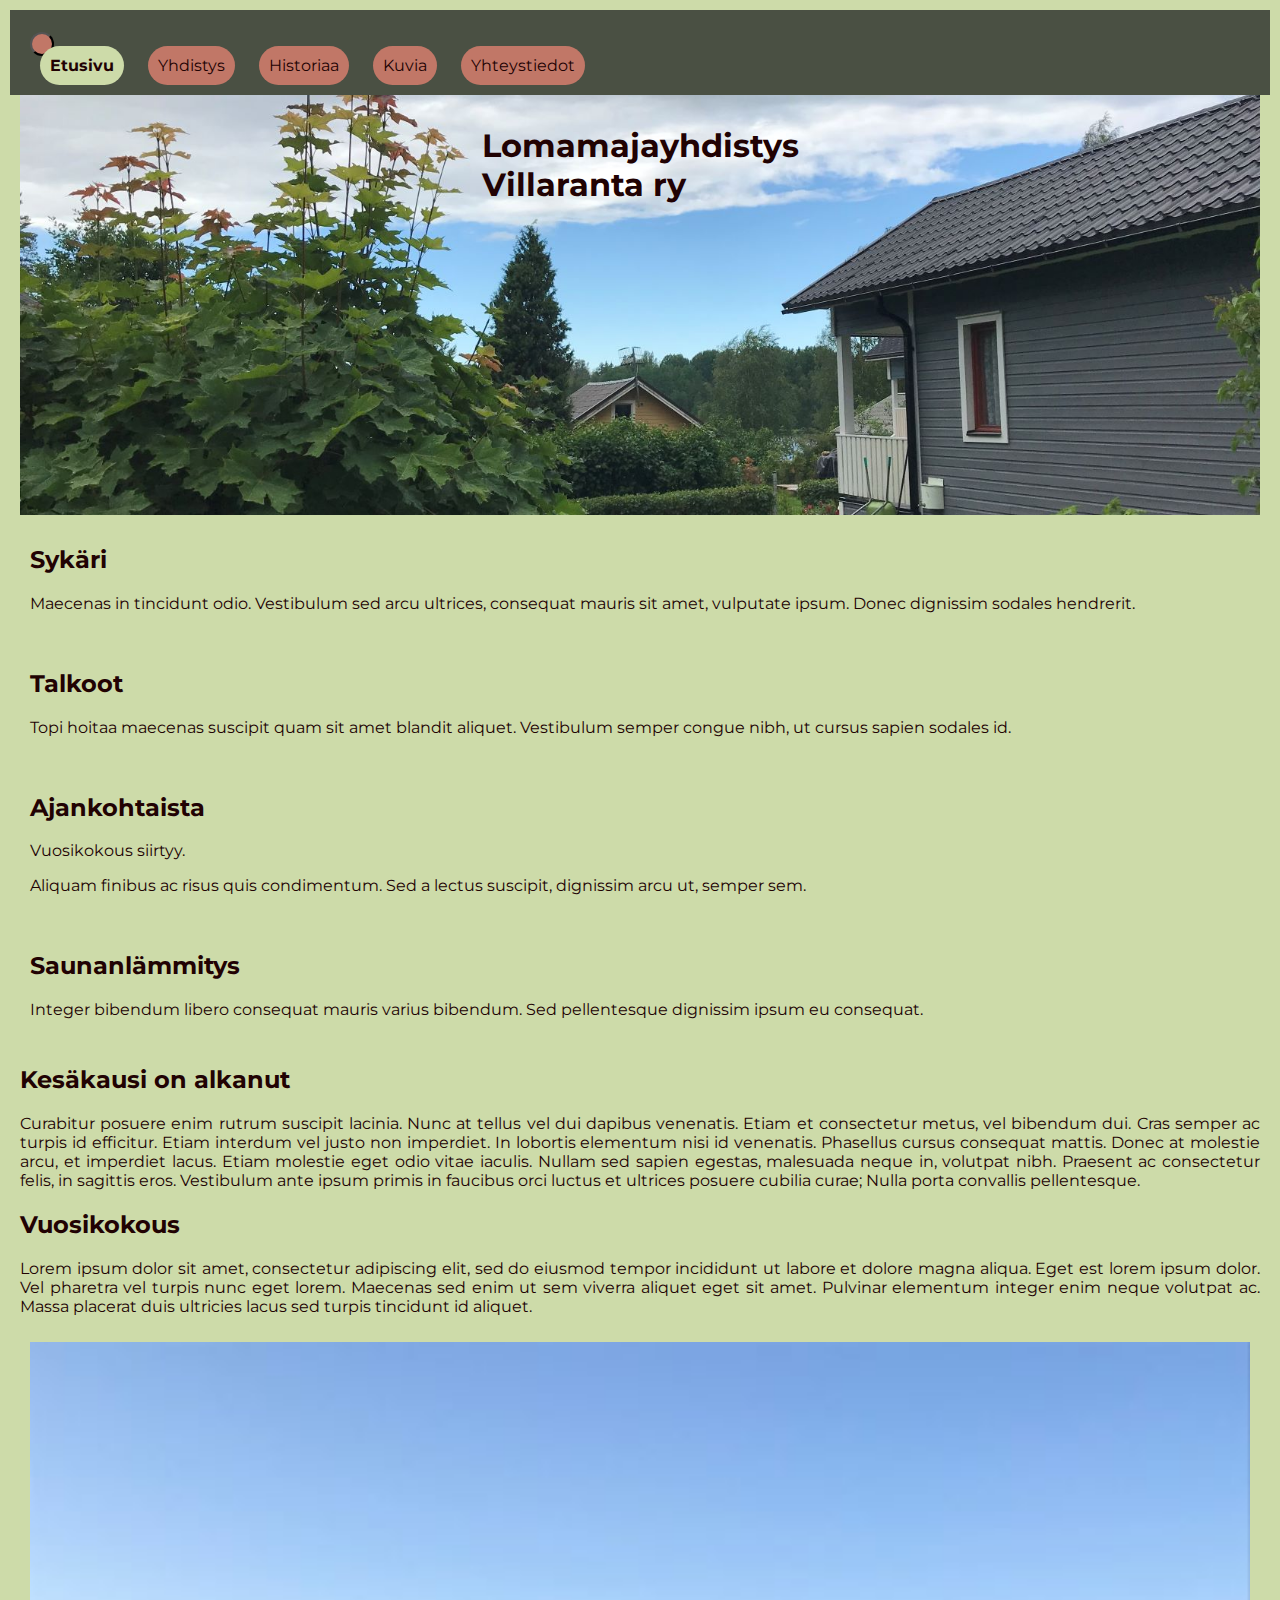
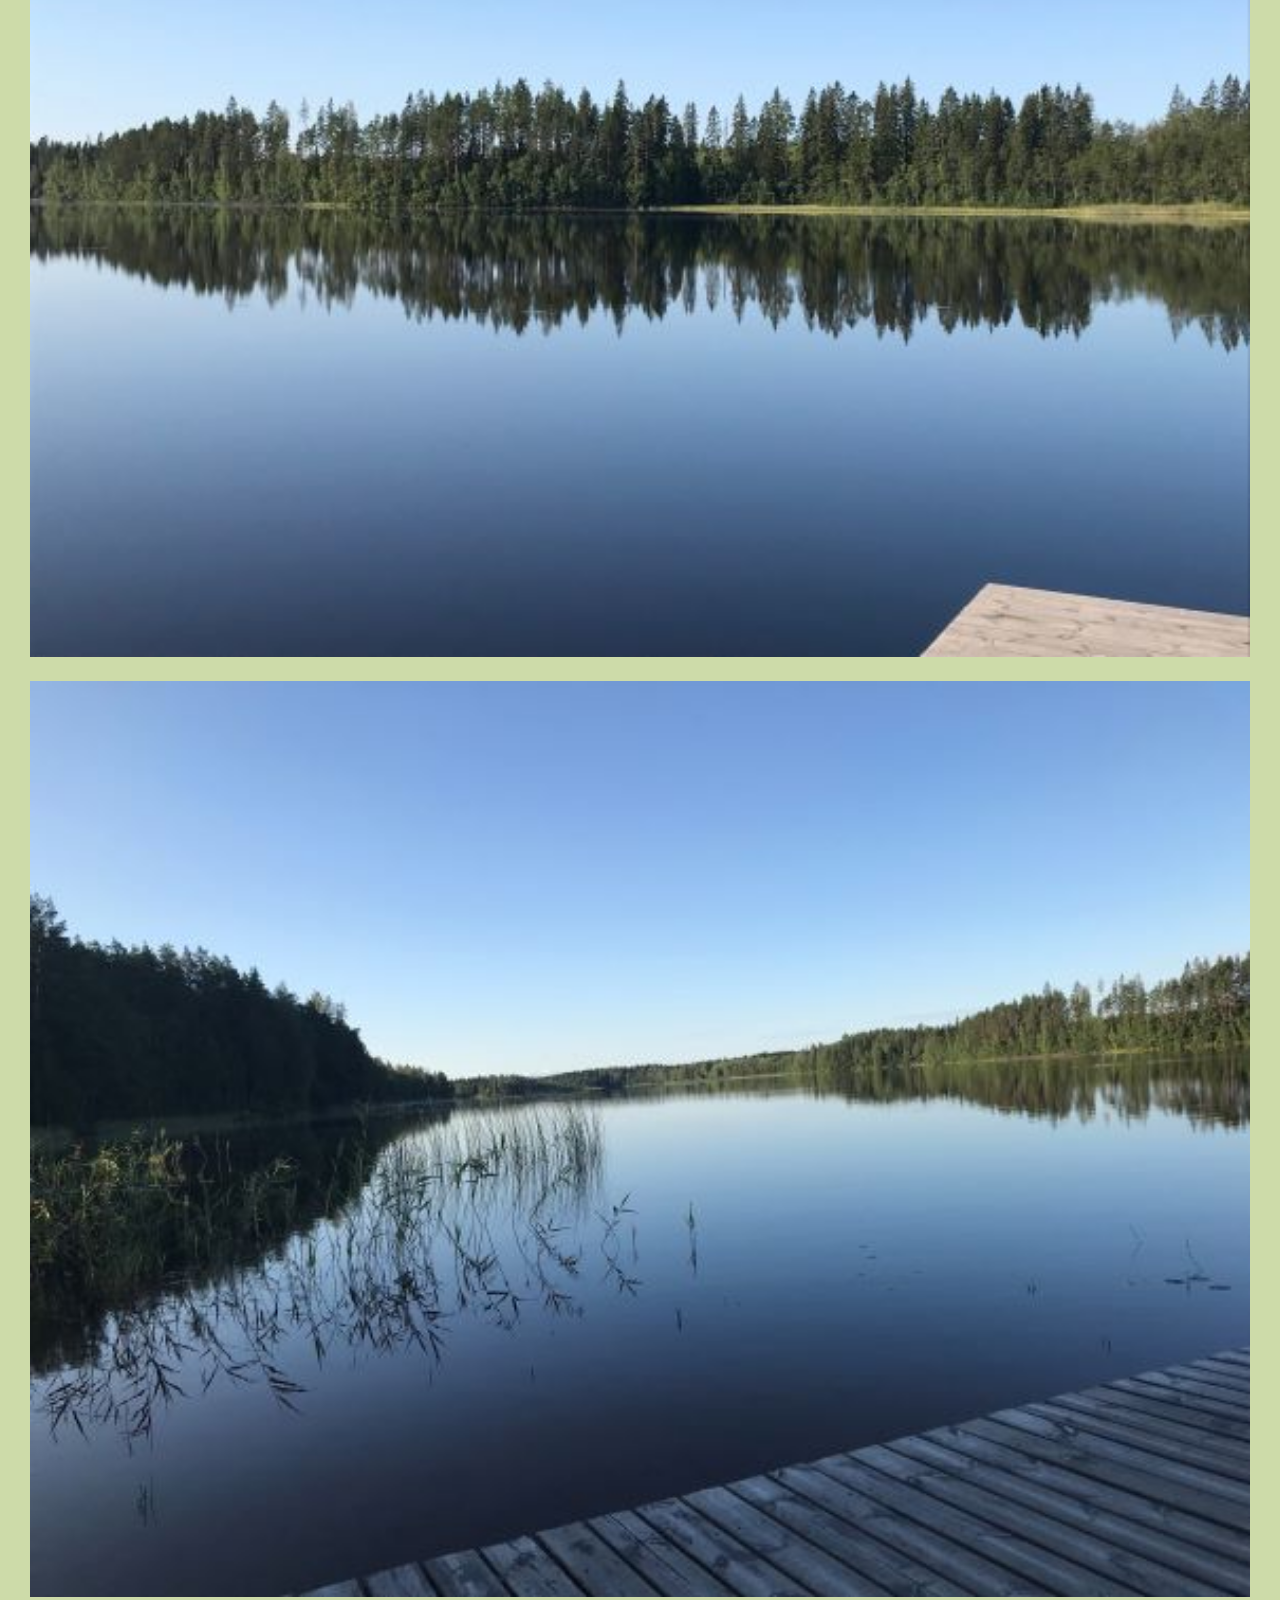
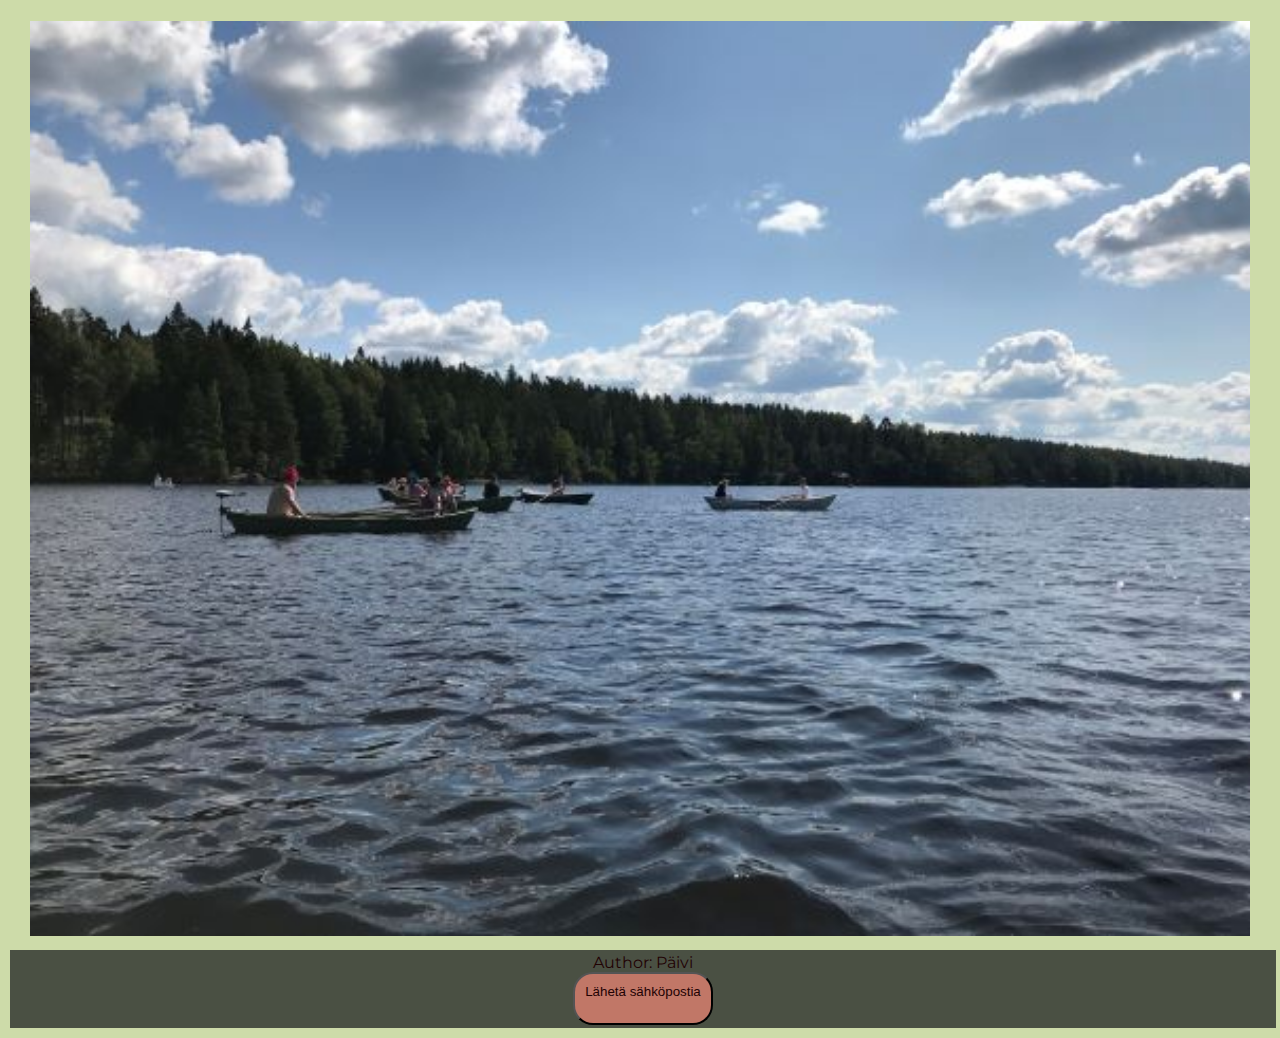
<file: index.html>
<!doctype html> 

<html lang="en">

    <head>
	<meta charset="utf-8"> 
	
	<link rel="stylesheet" href="https://cdn.jsdelivr.net/npm/bootstrap@4.6.0/dist/css/bootstrap.min.css" integrity="sha384-B0vP5xmATw1+K9KRQjQERJvTumQW0nPEzvF6L/Z6nronJ3oUOFUFpCjEUQouq2+l" crossorigin="anonymous">
	<link rel="stylesheet" href="https://cdn.jsdelivr.net/npm/bootstrap@5.0.0-beta3/dist/css/bootstrap.min.css" integrity="sha384-eOJMYsd53ii+scO/bJGFsiCZc+5NDVN2yr8+0RDqr0Ql0h+rP48ckxlpbzKgwra6" crossorigin="anonymous">

	<link rel="stylesheet" type="text/css" href="tyylit.css">
	<link rel="stylesheet" href="https://coolors.co/c17767-4a5043-b6cee2-cddba9-210203 type="text/css">
		
	<link rel="stylesheet" href="https://fonts.googleapis.com/css2?family=Spectral:wght@600&display=swap">
	<link rel="preconnect" href="https://fonts.gstatic.com">
	<link rel="stylesheet" href="https://fonts.googleapis.com/css2?family=Montserrat&family=Spectral:wght@600&display=swap">	
		
	
	<title>Villaranta</title>
		
	</head> 
	

<body> 
	

	<nav class="navbar navbar-expand-md navbar-dark sticky-top" >
	
		<button class="navbar-toggler" type="button" data-toggle="collapse" data-target="#navcollapse" aria-controls="navcollapse"
				aria-expanded="false" aria-label="Toggle Navigation">
			<span class="navbar-toggler-icon"></span>
		</button>
			
		<div id="hamburger-wrapper" class="ml-5 ml-md-0">
			<div class="container-fluid">

				<ul class="nav">
					<li><a class="nav-link active" href="index.html">Etusivu</a></li>
					<li><a class="nav-link" href="kakkossivu.html" target="_blank">Yhdistys</a></li>
					<li> <a class="nav-link" href="historiaa.html">Historiaa</a></li>
					<li> <a class="nav-link" href="kuvia.html">Kuvia</a></li>
					<li> <a class="nav-link" href="lomake.html">Yhteystiedot</a></li>
					
				</ul>
			</div>	
		</div>	
	</nav>




	<div id="page-container">
		
			
							
			<div class="row">
			
			<div class="aloituskuva">
				<div class="otsikko">
					<h1> Lomamajayhdistys <br>Villaranta ry</h1>
				</div>
			</div>
			
				<div class="col-md-6 col-lg-3">
					<div class="container p-3 my-3 border">
						<h2> Sykäri </h2>
							<p> 
							Maecenas in tincidunt odio. Vestibulum sed arcu ultrices, consequat mauris sit amet, vulputate ipsum. Donec dignissim sodales hendrerit. 
							</p>
					</div>		
				</div>
			
				<div class="col-md-6 col-lg-3" >
					<div class="container p-3 my-3 border">
						<h2> Talkoot </h2>
						<p> Topi hoitaa maecenas suscipit quam sit amet blandit aliquet. Vestibulum semper congue nibh, ut cursus sapien sodales id. </p>
						
					</div>	
				</div>
				
				<div class="col-md-6 col-lg-3">
					<div class="container p-3 my-3 border">
						<h2> Ajankohtaista  </h2>
						Vuosikokous siirtyy. <br>
						<p> Aliquam finibus ac risus quis condimentum. Sed a lectus suscipit, dignissim arcu ut, semper sem. </p>
												
					</div>
				</div>
				
				<div class="col-md-6 col-lg-3">
					<div class="container p-3 my-3 border">
						<h2> Saunanlämmitys</h2>
						<p> Integer bibendum libero consequat mauris varius bibendum. Sed pellentesque dignissim ipsum eu consequat. <p>					
					</div>	 
				</div>
				
					
					<div class="col-md-6 col-lg-6">
						<h2> Kesäkausi on alkanut </h2>
						<p>	Curabitur posuere enim rutrum suscipit lacinia. Nunc at tellus vel dui dapibus venenatis. Etiam et consectetur metus, vel bibendum dui. Cras semper ac turpis id efficitur. Etiam interdum vel justo non imperdiet. In lobortis elementum nisi id venenatis. Phasellus cursus consequat mattis. Donec at molestie arcu, et imperdiet lacus. Etiam molestie eget odio vitae iaculis. Nullam sed sapien egestas, malesuada neque in, volutpat nibh. Praesent ac consectetur felis, in sagittis eros. Vestibulum ante ipsum primis in faucibus orci luctus et ultrices posuere cubilia curae; Nulla porta convallis pellentesque.
						</p>
					</div>
					
					<div class="col-md-6 col-lg-6">
						<h2> Vuosikokous </h2>
						<p> Lorem ipsum dolor sit amet, consectetur adipiscing elit, sed do eiusmod tempor incididunt ut labore et dolore magna aliqua. Eget est lorem ipsum dolor. Vel pharetra vel turpis nunc eget lorem. Maecenas sed enim ut sem viverra aliquet eget sit amet. 
						Pulvinar elementum integer enim neque volutpat ac. Massa placerat duis ultricies lacus sed turpis tincidunt id aliquet.  
						</p>
					</div>
				
				<div class="container col-lg-4">
						
					<img class="etusivukuva" src="jarvi1.jpg" alt="järvi1" > 
					 
				</div>
					
				<div class="container col-lg-4">
				
					
					<img class="etusivukuva" src="jarvi2.jpg" alt="järvi2" > 
					
				</div>
				
				<div class="container col-lg-4">
					
					<img class="etusivukuva" src="jarvi3.jpg" alt="järvi3" > 
				
				</div>
				
			</div>
	</div>
		
	
	<footer>
		  <div> Author: Päivi<br>
		  </div>
		  <a href="https://login.microsoftonline.com/" target="_blank" > <button>Lähetä sähköpostia</a> </p></button>
		</footer>
		
	



<script src="https://code.jquery.com/jquery-3.5.1.slim.min.js" integrity="sha384-DfXdz2htPH0lsSSs5nCTpuj/zy4C+OGpamoFVy38MVBnE+IbbVYUew+OrCXaRkfj" crossorigin="anonymous"></script>
<script src="https://cdn.jsdelivr.net/npm/popper.js@1.16.1/dist/umd/popper.min.js" integrity="sha384-9/reFTGAW83EW2RDu2S0VKaIzap3H66lZH81PoYlFhbGU+6BZp6G7niu735Sk7lN" crossorigin="anonymous"></script>
<script src="https://cdn.jsdelivr.net/npm/bootstrap@4.6.0/dist/js/bootstrap.min.js" integrity="sha384-+YQ4JLhjyBLPDQt//I+STsc9iw4uQqACwlvpslubQzn4u2UU2UFM80nGisd026JF" crossorigin="anonymous"></script>
  

</body>
</html>
</file>
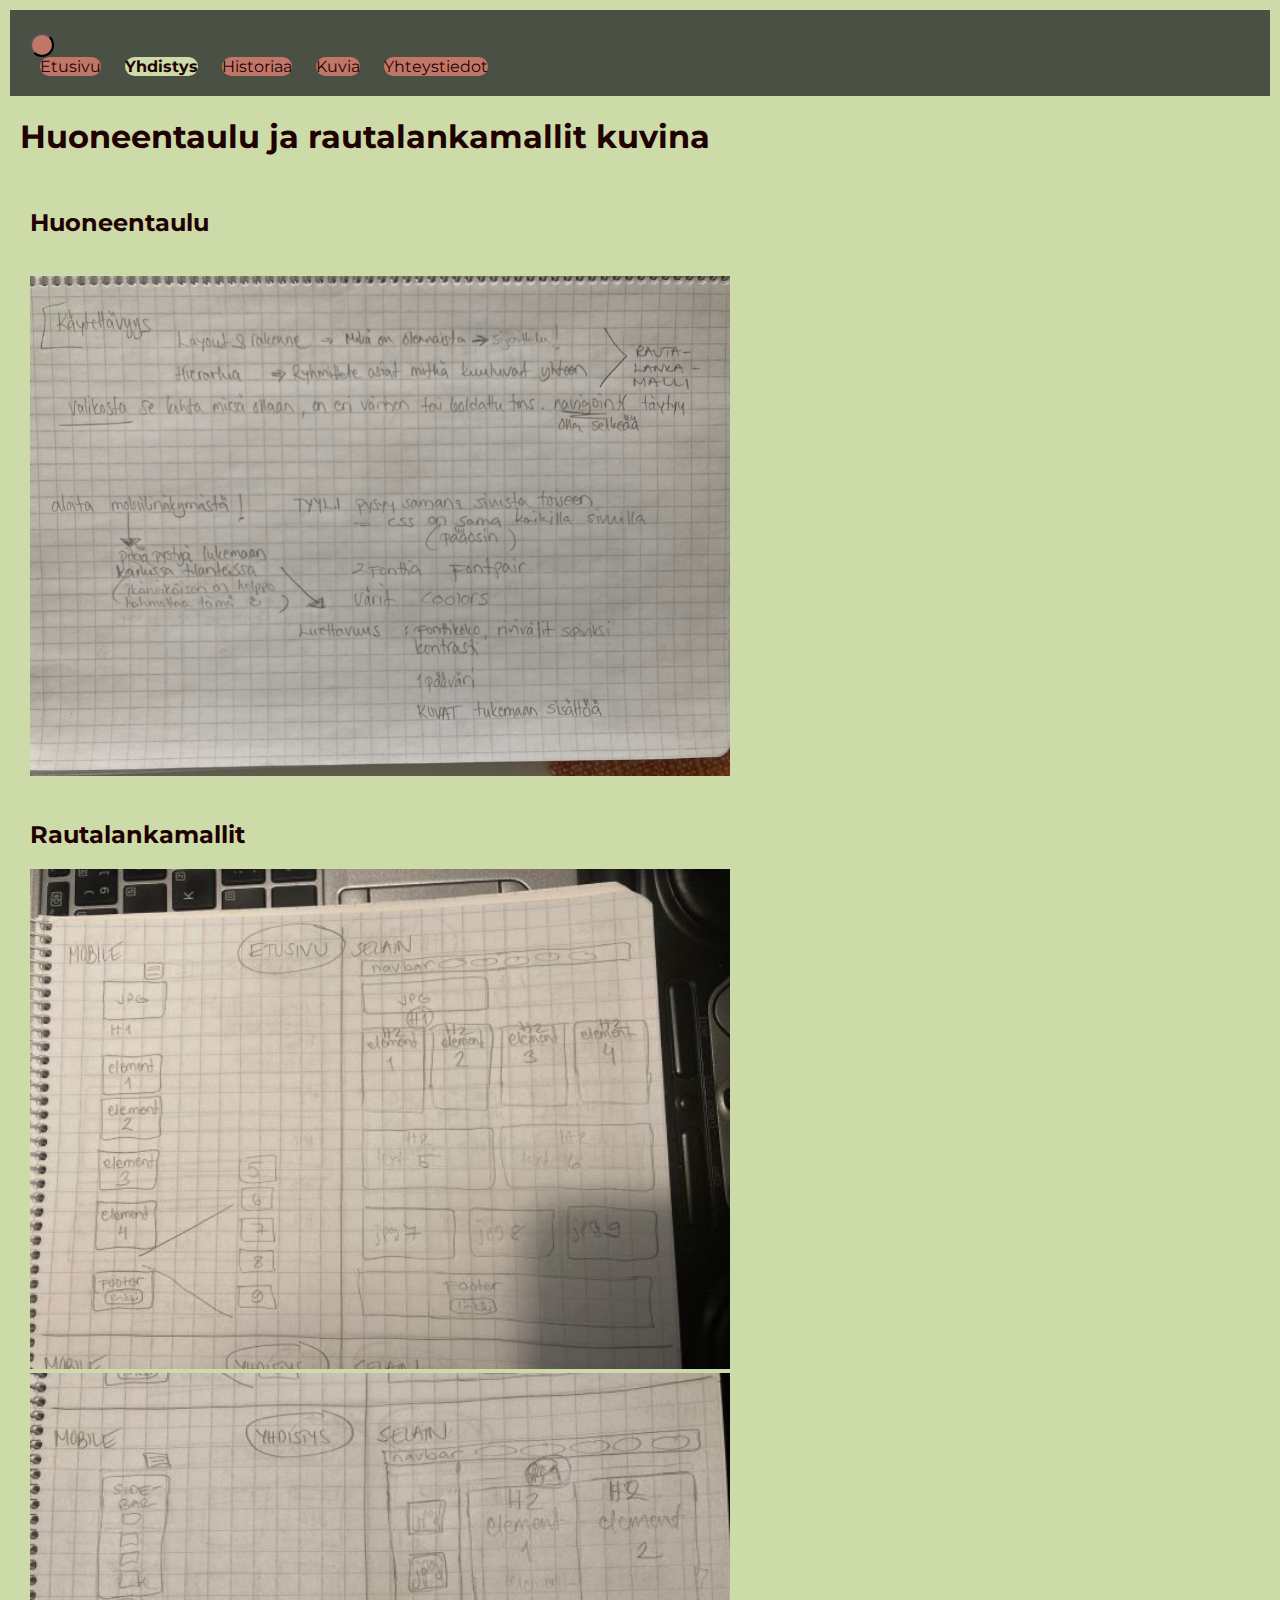
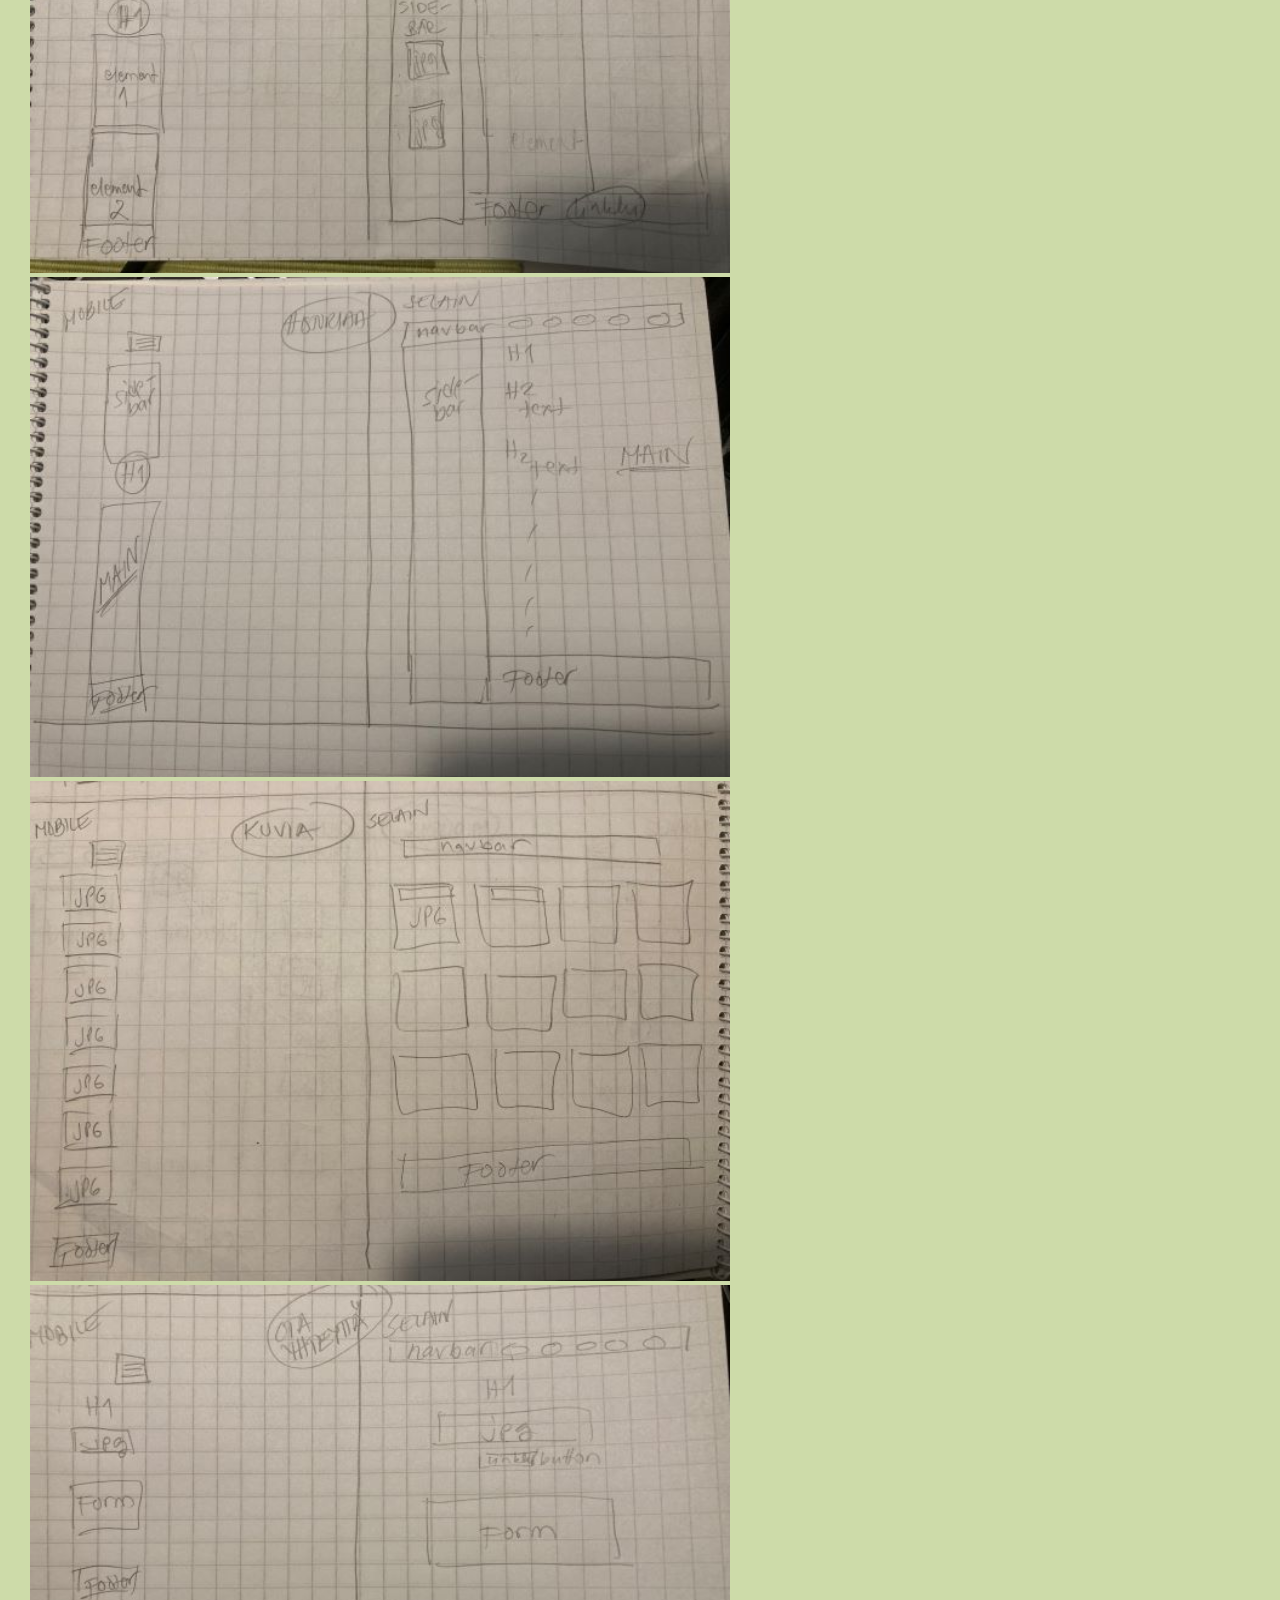
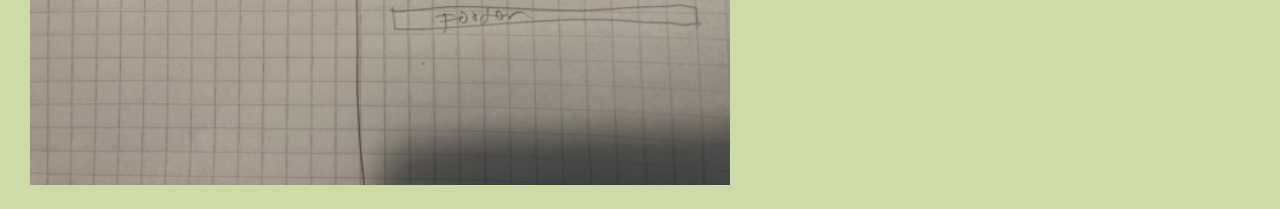
<file: extra.html>
<!doctype html> 


<html lang="en">

    <head>
	<meta charset="utf-8"> 
		<link rel="stylesheet" href="https://cdn.jsdelivr.net/npm/bootstrap@4.6.0/dist/css/bootstrap.min.css" integrity="sha384-B0vP5xmATw1+K9KRQjQERJvTumQW0nPEzvF6L/Z6nronJ3oUOFUFpCjEUQouq2+l" crossorigin="anonymous">
	<link href="https://cdn.jsdelivr.net/npm/bootstrap@5.0.0-beta3/dist/css/bootstrap.min.css" rel="stylesheet" integrity="sha384-eOJMYsd53ii+scO/bJGFsiCZc+5NDVN2yr8+0RDqr0Ql0h+rP48ckxlpbzKgwra6" crossorigin="anonymous">

	<link rel="stylesheet" type="text/css" href="tyylit.css">
<link href="https://coolors.co/352208-fdecc4-b4d39c-f5b0cb rel="stylesheet" type="text/css">
	
<link href="https://fonts.googleapis.com/css2?family=Spectral:wght@600&display=swap" rel="stylesheet">
<link rel="preconnect" href="https://fonts.gstatic.com">
<link href="https://fonts.googleapis.com/css2?family=Montserrat&family=Spectral:wght@600&display=swap" rel="stylesheet">	
	

	

	
	<title>Extra</title>
		
	</head> 
	

	<body> 
	
<nav class="navbar navbar-expand-md navbar">	
<div class="container-fluid">
	<button class="navbar-toggler" type="button" data-toggle="collapse" data-target="#navbarResponsive">
	</button>	
	
		
	
<ul>
	<li><a href="index.html">Etusivu</a></li>
	<li><a class="active" href="kakkossivu.html" target="_blank">Yhdistys</a></li>
	<li><a href="historiaa.html">Historiaa</a></li>
	<li><a href="kuvia.html">Kuvia</a></li>
	<li><a href="lomake.html">Yhteystiedot</a></li>
</ul>
			

</div>
</nav>		

<div id="page-container">
	
	
	
	
		<div class="row">
			<h1>Huoneentaulu ja rautalankamallit kuvina</h1>
				<div class="col-md-12 col-lg-12">
				<div class="container">
				<h2>Huoneentaulu</h2> <br>
				<img src="huoneentaulu.jpg" alt="huoneentaulu" width="700" height="500">		
					
				
				</div>		
				</div>
			
				<div class="col-md-12 col-lg-12" >
				<div class="container">
					<h2> Rautalankamallit</h2>
						<img src="1.jpg" alt="etusivu" width="700" height="500">	
						<img src="2.jpg" alt="yhdistys" width="700" height="500">	
						<img src="3.jpg" alt="historiaa" width="700" height="500">	
						<img src="4.jpg" alt="kuvia" width="700" height="500">	
						<img src="5.jpg" alt="ota yhteyttä" width="700" height="500">	
	
</div>

		
<script src="https://code.jquery.com/jquery-3.4.1.slim.min.js" integrity="sha384-J6qa4849blE2+poT4WnyKhv5vZF5SrPo0iEjwBvKU7imGFAV0wwj1yYfoRSJoZ+n" crossorigin="anonymous"></script>
<script src="https://cdn.jsdelivr.net/npm/popper.js@1.16.0/dist/umd/popper.min.js" integrity="sha384-Q6E9RHvbIyZFJoft+2mJbHaEWldlvI9IOYy5n3zV9zzTtmI3UksdQRVvoxMfooAo" crossorigin="anonymous"></script>
<script src="https://stackpath.bootstrapcdn.com/bootstrap/4.4.1/js/bootstrap.min.js" integrity="sha384-wfSDF2E50Y2D1uUdj0O3uMBJnjuUD4Ih7YwaYd1iqfktj0Uod8GCExl3Og8ifwB6" crossorigin="anonymous"></script>	
   
		
	
		
    </body>
</html>
</file>
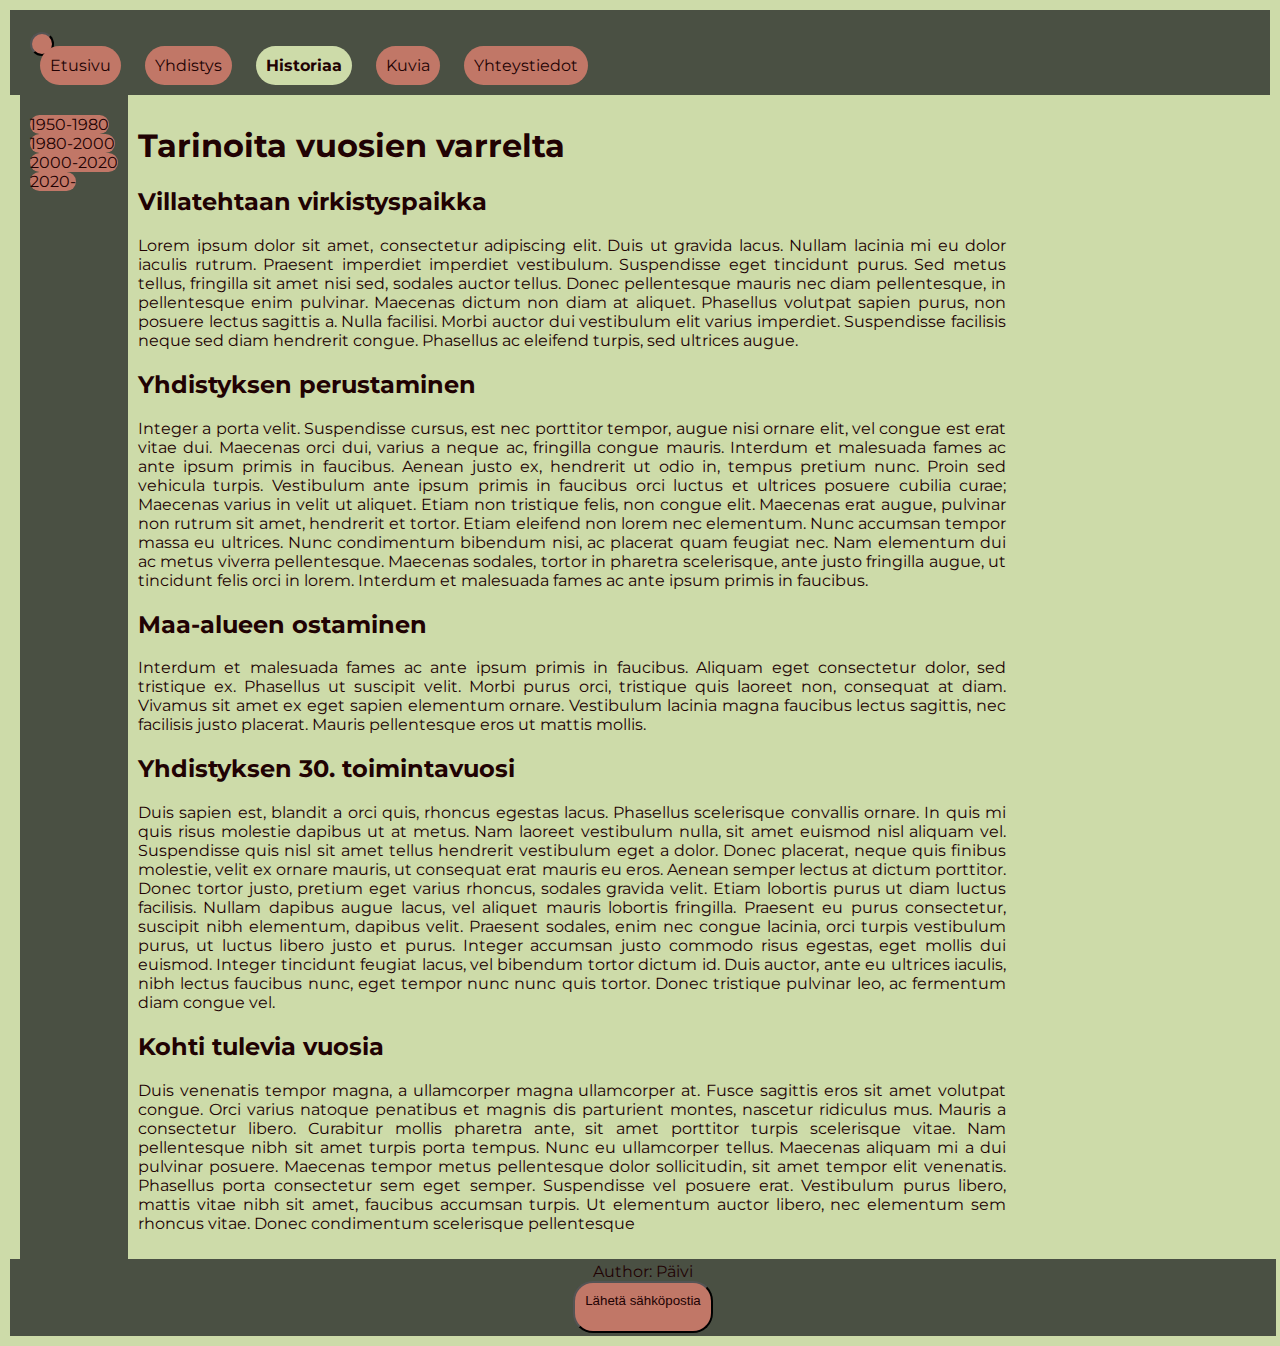
<file: historiaa.html>
<!doctype html> 


<html lang="en">

    <head>
	<meta charset="utf-8"> 
	<link rel="stylesheet" href="https://cdn.jsdelivr.net/npm/bootstrap@4.6.0/dist/css/bootstrap.min.css" integrity="sha384-B0vP5xmATw1+K9KRQjQERJvTumQW0nPEzvF6L/Z6nronJ3oUOFUFpCjEUQouq2+l" crossorigin="anonymous">
	<link href="https://cdn.jsdelivr.net/npm/bootstrap@5.0.0-beta3/dist/css/bootstrap.min.css" rel="stylesheet" integrity="sha384-eOJMYsd53ii+scO/bJGFsiCZc+5NDVN2yr8+0RDqr0Ql0h+rP48ckxlpbzKgwra6" crossorigin="anonymous">

	<link rel="stylesheet" type="text/css" href="tyylit.css">
	<link href="https://coolors.co/c17767-4a5043-b6cee2-cddba9-210203 rel="stylesheet" type="text/css">
		
	<link href="https://fonts.googleapis.com/css2?family=Spectral:wght@600&display=swap" rel="stylesheet">
	<link rel="preconnect" href="https://fonts.gstatic.com">
	<link href="https://fonts.googleapis.com/css2?family=Montserrat&family=Spectral:wght@600&display=swap" rel="stylesheet">	
	
	
	<title>Historiaa</title>
		
	
	</head> 
	

<body> 
		<nav class="navbar navbar-expand-md navbar-dark sticky-top" >

			<button class="navbar-toggler" type="button" data-toggle="collapse" data-target="#navcollapse" aria-controls="navcollapse"
						aria-expanded="false" aria-label="Toggle Navigation">
				<span class="navbar-toggler-icon"></span>
			</button>
		
			<div id="hamburger-wrapper" class="ml-5 ml-md-0">
				<div class="container-fluid">

					<ul class="nav">
						
						<li><a class="nav-link" href="index.html">Etusivu</a></li>
						<li><a class="nav-link" href="kakkossivu.html" target="_blank">Yhdistys</a></li>
						
						<li> <a class="nav-link active" href="historiaa.html">Historiaa</a></li>
						<li> <a class="nav-link" href="kuvia.html">Kuvia</a></li>
						<li> <a class="nav-link" href="lomake.html">Yhteystiedot</a></li>
						
					</ul>
				</div>	
			</div>
		</nav>
	
	<div id="page-container">
	
					
		<div class="aside">

			<li> <a href="#">1950-1980</a></li> <br>
			<li> <a href="#">1980-2000</a></li> <br>
			<li> <a href="#">2000-2020</a></li> <br>
			<li> <a href="#">2020-</a></li> <br>
			 
		</div>	
		
		<main>	
				
			<div class="row">
				<h1>Tarinoita vuosien varrelta</h1>
					
					
						<h2>Villatehtaan virkistyspaikka</h2>
							<p>
							Lorem ipsum dolor sit amet, consectetur adipiscing elit. Duis ut gravida lacus. Nullam lacinia mi eu dolor iaculis rutrum. Praesent imperdiet imperdiet vestibulum. Suspendisse eget tincidunt purus. Sed metus tellus, fringilla sit amet nisi sed, sodales auctor tellus. Donec pellentesque mauris nec diam pellentesque, in pellentesque enim pulvinar. Maecenas dictum non diam at aliquet. Phasellus volutpat sapien purus, non posuere lectus sagittis a. Nulla facilisi. Morbi auctor dui vestibulum elit varius imperdiet. Suspendisse facilisis neque sed diam hendrerit congue. Phasellus ac eleifend turpis, sed ultrices augue.
							</p>
						<h2>Yhdistyksen perustaminen</h2>
							<p> Integer a porta velit. Suspendisse cursus, est nec porttitor tempor, augue nisi ornare elit, vel congue est erat vitae dui. Maecenas orci dui, varius a neque ac, fringilla congue mauris. Interdum et malesuada fames ac ante ipsum primis in faucibus. Aenean justo ex, hendrerit ut odio in, tempus pretium nunc. Proin sed vehicula turpis. Vestibulum ante ipsum primis in faucibus orci luctus et ultrices posuere cubilia curae; Maecenas varius in velit ut aliquet. Etiam non tristique felis, non congue elit. Maecenas erat augue, pulvinar non rutrum sit amet, hendrerit et tortor. Etiam eleifend non lorem nec elementum. Nunc accumsan tempor massa eu ultrices. Nunc condimentum bibendum nisi, ac placerat quam feugiat nec. Nam elementum dui ac metus viverra pellentesque. Maecenas sodales, tortor in pharetra scelerisque, ante justo fringilla augue, ut tincidunt felis orci in lorem. Interdum et malesuada fames ac ante ipsum primis in faucibus.
							</p>
						<h2>Maa-alueen ostaminen</h2>
							<p>Interdum et malesuada fames ac ante ipsum primis in faucibus. Aliquam eget consectetur dolor, sed tristique ex. Phasellus ut suscipit velit. Morbi purus orci, tristique quis laoreet non, consequat at diam. Vivamus sit amet ex eget sapien elementum ornare. Vestibulum lacinia magna faucibus lectus sagittis, nec facilisis justo placerat. Mauris pellentesque eros ut mattis mollis.
							</p>
						<h2>Yhdistyksen 30. toimintavuosi</h2>	
							<p>Duis sapien est, blandit a orci quis, rhoncus egestas lacus. Phasellus scelerisque convallis ornare. In quis mi quis risus molestie dapibus ut at metus. Nam laoreet vestibulum nulla, sit amet euismod nisl aliquam vel. Suspendisse quis nisl sit amet tellus hendrerit vestibulum eget a dolor. Donec placerat, neque quis finibus molestie, velit ex ornare mauris, ut consequat erat mauris eu eros. Aenean semper lectus at dictum porttitor. Donec tortor justo, pretium eget varius rhoncus, sodales gravida velit. Etiam lobortis purus ut diam luctus facilisis. Nullam dapibus augue lacus, vel aliquet mauris lobortis fringilla. Praesent eu purus consectetur, suscipit nibh elementum, dapibus velit. Praesent sodales, enim nec congue lacinia, orci turpis vestibulum purus, ut luctus libero justo et purus. Integer accumsan justo commodo risus egestas, eget mollis dui euismod. Integer tincidunt feugiat lacus, vel bibendum tortor dictum id. Duis auctor, ante eu ultrices iaculis, nibh lectus faucibus nunc, eget tempor nunc nunc quis tortor. Donec tristique pulvinar leo, ac fermentum diam congue vel.
							</p>
						<h2>Kohti tulevia vuosia</h2>	
							<p>Duis venenatis tempor magna, a ullamcorper magna ullamcorper at. Fusce sagittis eros sit amet volutpat congue. Orci varius natoque penatibus et magnis dis parturient montes, nascetur ridiculus mus. Mauris a consectetur libero. Curabitur mollis pharetra ante, sit amet porttitor turpis scelerisque vitae. Nam pellentesque nibh sit amet turpis porta tempus. Nunc eu ullamcorper tellus. Maecenas aliquam mi a dui pulvinar posuere. Maecenas tempor metus pellentesque dolor sollicitudin, sit amet tempor elit venenatis. Phasellus porta consectetur sem eget semper. Suspendisse vel posuere erat. Vestibulum purus libero, mattis vitae nibh sit amet, faucibus accumsan turpis. Ut elementum auctor libero, nec elementum sem rhoncus vitae. Donec condimentum scelerisque pellentesque
							</p>
	
			</div>	
		</main>	
	</div>
		
				<footer>
					<div> Author: Päivi<br>
					</div>
				  <a href="https://login.microsoftonline.com/" target="_blank" > <button>Lähetä sähköpostia</a> </p> </button>
				</footer>
		
		
<script src="https://code.jquery.com/jquery-3.4.1.slim.min.js" integrity="sha384-J6qa4849blE2+poT4WnyKhv5vZF5SrPo0iEjwBvKU7imGFAV0wwj1yYfoRSJoZ+n" crossorigin="anonymous"></script>
<script src="https://cdn.jsdelivr.net/npm/popper.js@1.16.0/dist/umd/popper.min.js" integrity="sha384-Q6E9RHvbIyZFJoft+2mJbHaEWldlvI9IOYy5n3zV9zzTtmI3UksdQRVvoxMfooAo" crossorigin="anonymous"></script>
<script src="https://stackpath.bootstrapcdn.com/bootstrap/4.4.1/js/bootstrap.min.js" integrity="sha384-wfSDF2E50Y2D1uUdj0O3uMBJnjuUD4Ih7YwaYd1iqfktj0Uod8GCExl3Og8ifwB6" crossorigin="anonymous"></script>	
   
	
		
</body>
</html>
</file>
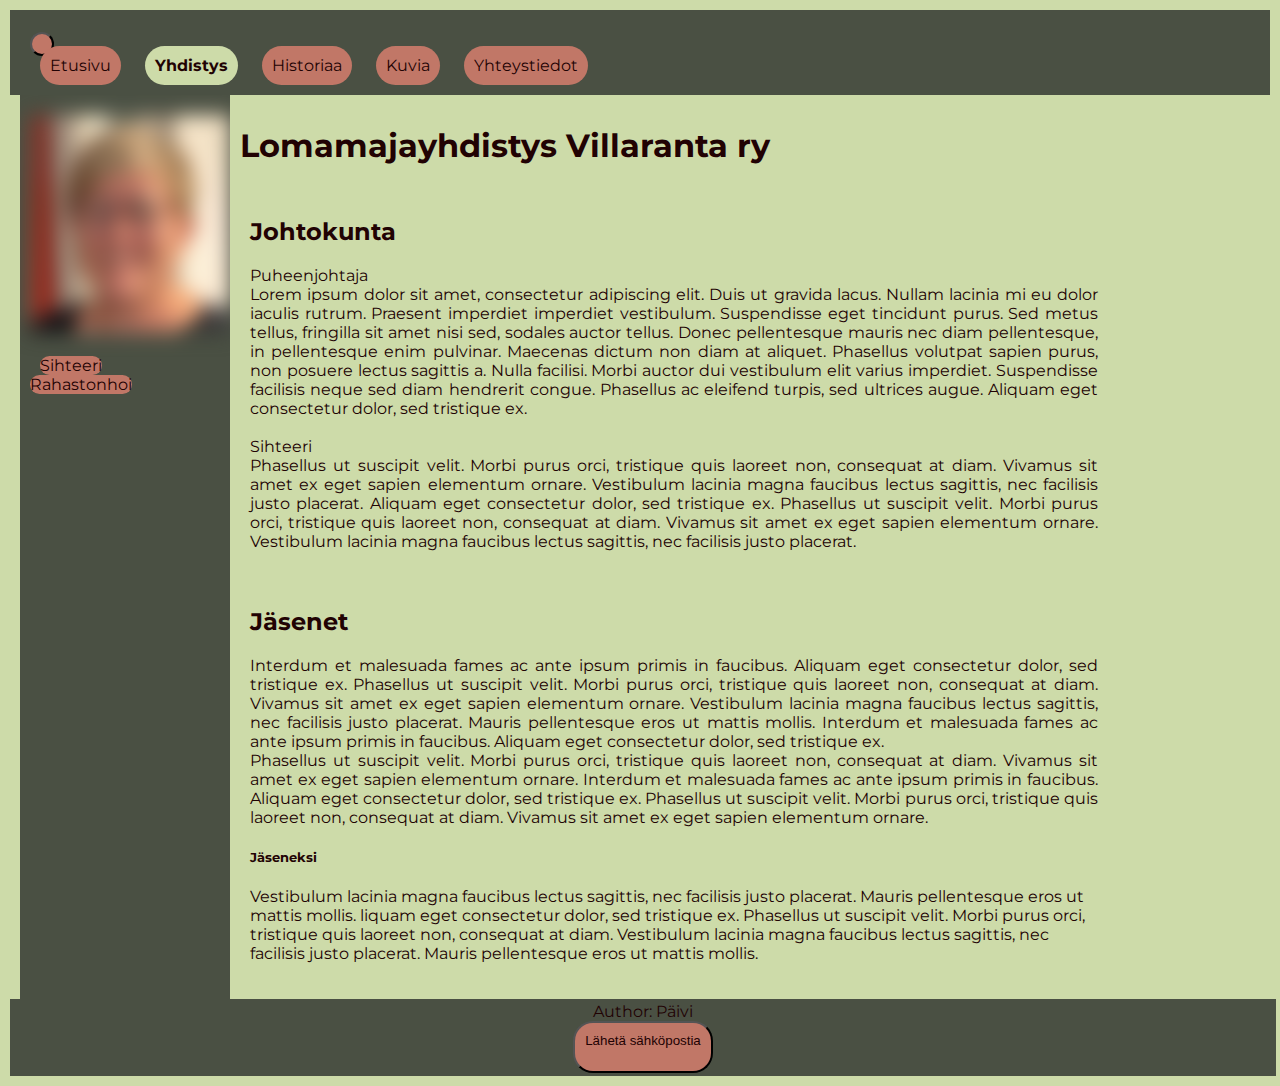
<file: kakkossivu.html>
<!doctype html> 


<html lang="en">

    <head>
	<meta charset="utf-8"> 
	
	<link rel="stylesheet" href="https://cdn.jsdelivr.net/npm/bootstrap@4.6.0/dist/css/bootstrap.min.css" integrity="sha384-B0vP5xmATw1+K9KRQjQERJvTumQW0nPEzvF6L/Z6nronJ3oUOFUFpCjEUQouq2+l" crossorigin="anonymous">
	<link href="https://cdn.jsdelivr.net/npm/bootstrap@5.0.0-beta3/dist/css/bootstrap.min.css" rel="stylesheet" integrity="sha384-eOJMYsd53ii+scO/bJGFsiCZc+5NDVN2yr8+0RDqr0Ql0h+rP48ckxlpbzKgwra6" crossorigin="anonymous">

	<link rel="stylesheet" type="text/css" href="tyylit.css">
	<link href="https://coolors.co/c17767-4a5043-b6cee2-cddba9-210203 rel="stylesheet" type="text/css">
		
	<link href="https://fonts.googleapis.com/css2?family=Spectral:wght@600&display=swap" rel="stylesheet">
	<link rel="preconnect" href="https://fonts.gstatic.com">
	<link href="https://fonts.googleapis.com/css2?family=Montserrat&family=Spectral:wght@600&display=swap" rel="stylesheet">	
	

	
	<title>Yhdistys</title>
		
	</head> 
	

<body> 
	
	<nav class="navbar navbar-expand-md navbar-dark sticky-top" >

		<button class="navbar-toggler" type="button" data-toggle="collapse" data-target="#navcollapse" aria-controls="navcollapse"
					aria-expanded="false" aria-label="Toggle Navigation">
			<span class="navbar-toggler-icon"></span>
		</button>	
		
			
		<div id="hamburger-wrapper" class="ml-5 ml-md-0">

			<div class="container-fluid">

				<ul class="nav">
			
					<li><a class="nav-link" href="index.html">Etusivu</a></li>
					<li><a class="nav-link active" href="kakkossivu.html" target="_blank">Yhdistys</a></li>
					
					<li> <a class="nav-link" href="historiaa.html">Historiaa</a></li>
					<li> <a class="nav-link" href="kuvia.html">Kuvia</a></li>
					<li> <a class="nav-link" href="lomake.html">Yhteystiedot</a></li>
					
				</ul>
			</div>	
		</div>
	</nav>


	<div id="page-container">
	
					
		<div class="aside">
			<li> <img class="kasvot" src="kasvot.jpg" alt="Puheenjohtaja"> <br><br> 
			<li> <a href="#">Sihteeri</a></li> <br>
			<li> <a href="#">Rahastonhoi</a></li> <br>
			
			 
		</div>	
		
		<main>	
				
			<div class="row">
			
				<h1>Lomamajayhdistys Villaranta ry</h1>
					<div class="col-md-6 col-lg-6">
						<div class="container p-3 my-3 border">
							<h2>Johtokunta</h2>
						
								<p>Puheenjohtaja<br>
								Lorem ipsum dolor sit amet, consectetur adipiscing elit. Duis ut gravida lacus. Nullam lacinia mi eu dolor iaculis rutrum. Praesent imperdiet imperdiet vestibulum. Suspendisse eget tincidunt purus. Sed metus tellus, fringilla sit amet nisi sed, sodales auctor tellus. Donec pellentesque mauris nec diam pellentesque, in pellentesque enim pulvinar. Maecenas dictum non diam at aliquet. Phasellus volutpat sapien purus, non posuere lectus sagittis a. Nulla facilisi. Morbi auctor dui vestibulum elit varius imperdiet. Suspendisse facilisis neque sed diam hendrerit congue.
								Phasellus ac eleifend turpis, sed ultrices augue.
								Aliquam eget consectetur dolor, sed tristique ex. <br><br>
								Sihteeri<br>
								Phasellus ut suscipit velit. Morbi purus orci, tristique quis laoreet non, consequat at diam. Vivamus sit amet ex eget sapien elementum ornare. Vestibulum lacinia magna faucibus lectus sagittis, nec facilisis justo placerat. Aliquam eget consectetur dolor, sed tristique ex. Phasellus ut suscipit velit. Morbi purus orci, tristique quis laoreet non, consequat at diam. Vivamus sit amet ex eget sapien elementum ornare. Vestibulum lacinia magna faucibus lectus sagittis, nec facilisis justo placerat.
								</p>
								
						</div>		
					</div>
			
					<div class="col-md-6 col-lg-6" >
						<div class="container p-3 my-3 border">
							<h2>Jäsenet</h2>
					
							<p> Interdum et malesuada fames ac ante ipsum primis in faucibus. Aliquam eget consectetur dolor, sed tristique ex. Phasellus ut suscipit velit. Morbi purus orci, tristique quis laoreet non, consequat at diam. Vivamus sit amet ex eget sapien elementum ornare. Vestibulum lacinia magna faucibus lectus sagittis, nec facilisis justo placerat. Mauris pellentesque eros ut mattis mollis. Interdum et malesuada fames ac ante ipsum primis in faucibus. Aliquam eget consectetur dolor, sed tristique ex. <br> Phasellus ut suscipit velit. Morbi purus orci, tristique quis laoreet non, consequat at diam. Vivamus sit amet ex eget sapien elementum ornare. Interdum et malesuada fames ac ante ipsum primis in faucibus. Aliquam eget consectetur dolor, sed tristique ex. Phasellus ut suscipit velit. Morbi purus orci, tristique quis laoreet non, consequat at diam. Vivamus sit amet ex eget sapien elementum ornare. 
							<br> 
							<h5>Jäseneksi</h5>
								Vestibulum lacinia magna faucibus lectus sagittis, nec facilisis justo placerat. Mauris pellentesque eros ut mattis mollis. 
								liquam eget consectetur dolor, sed tristique ex. Phasellus ut suscipit velit. Morbi purus orci, tristique quis laoreet non, consequat at diam.
								Vestibulum lacinia magna faucibus lectus sagittis, nec facilisis justo placerat. Mauris pellentesque eros ut mattis mollis.
							
							</p>
						</div>		
					</div>	
			</div>
		</main>	
	</div>
			
		<footer>
		  <div> Author: Päivi<br>
		  </div>
		  <a href="https://login.microsoftonline.com/" target="_blank" > <button>Lähetä sähköpostia</a> </p> </button>
		</footer>
		
<script src="https://code.jquery.com/jquery-3.4.1.slim.min.js" integrity="sha384-J6qa4849blE2+poT4WnyKhv5vZF5SrPo0iEjwBvKU7imGFAV0wwj1yYfoRSJoZ+n" crossorigin="anonymous"></script>
<script src="https://cdn.jsdelivr.net/npm/popper.js@1.16.0/dist/umd/popper.min.js" integrity="sha384-Q6E9RHvbIyZFJoft+2mJbHaEWldlvI9IOYy5n3zV9zzTtmI3UksdQRVvoxMfooAo" crossorigin="anonymous"></script>
<script src="https://stackpath.bootstrapcdn.com/bootstrap/4.4.1/js/bootstrap.min.js" integrity="sha384-wfSDF2E50Y2D1uUdj0O3uMBJnjuUD4Ih7YwaYd1iqfktj0Uod8GCExl3Og8ifwB6" crossorigin="anonymous"></script>	
   
		
	
		
</body>
</html>
</file>
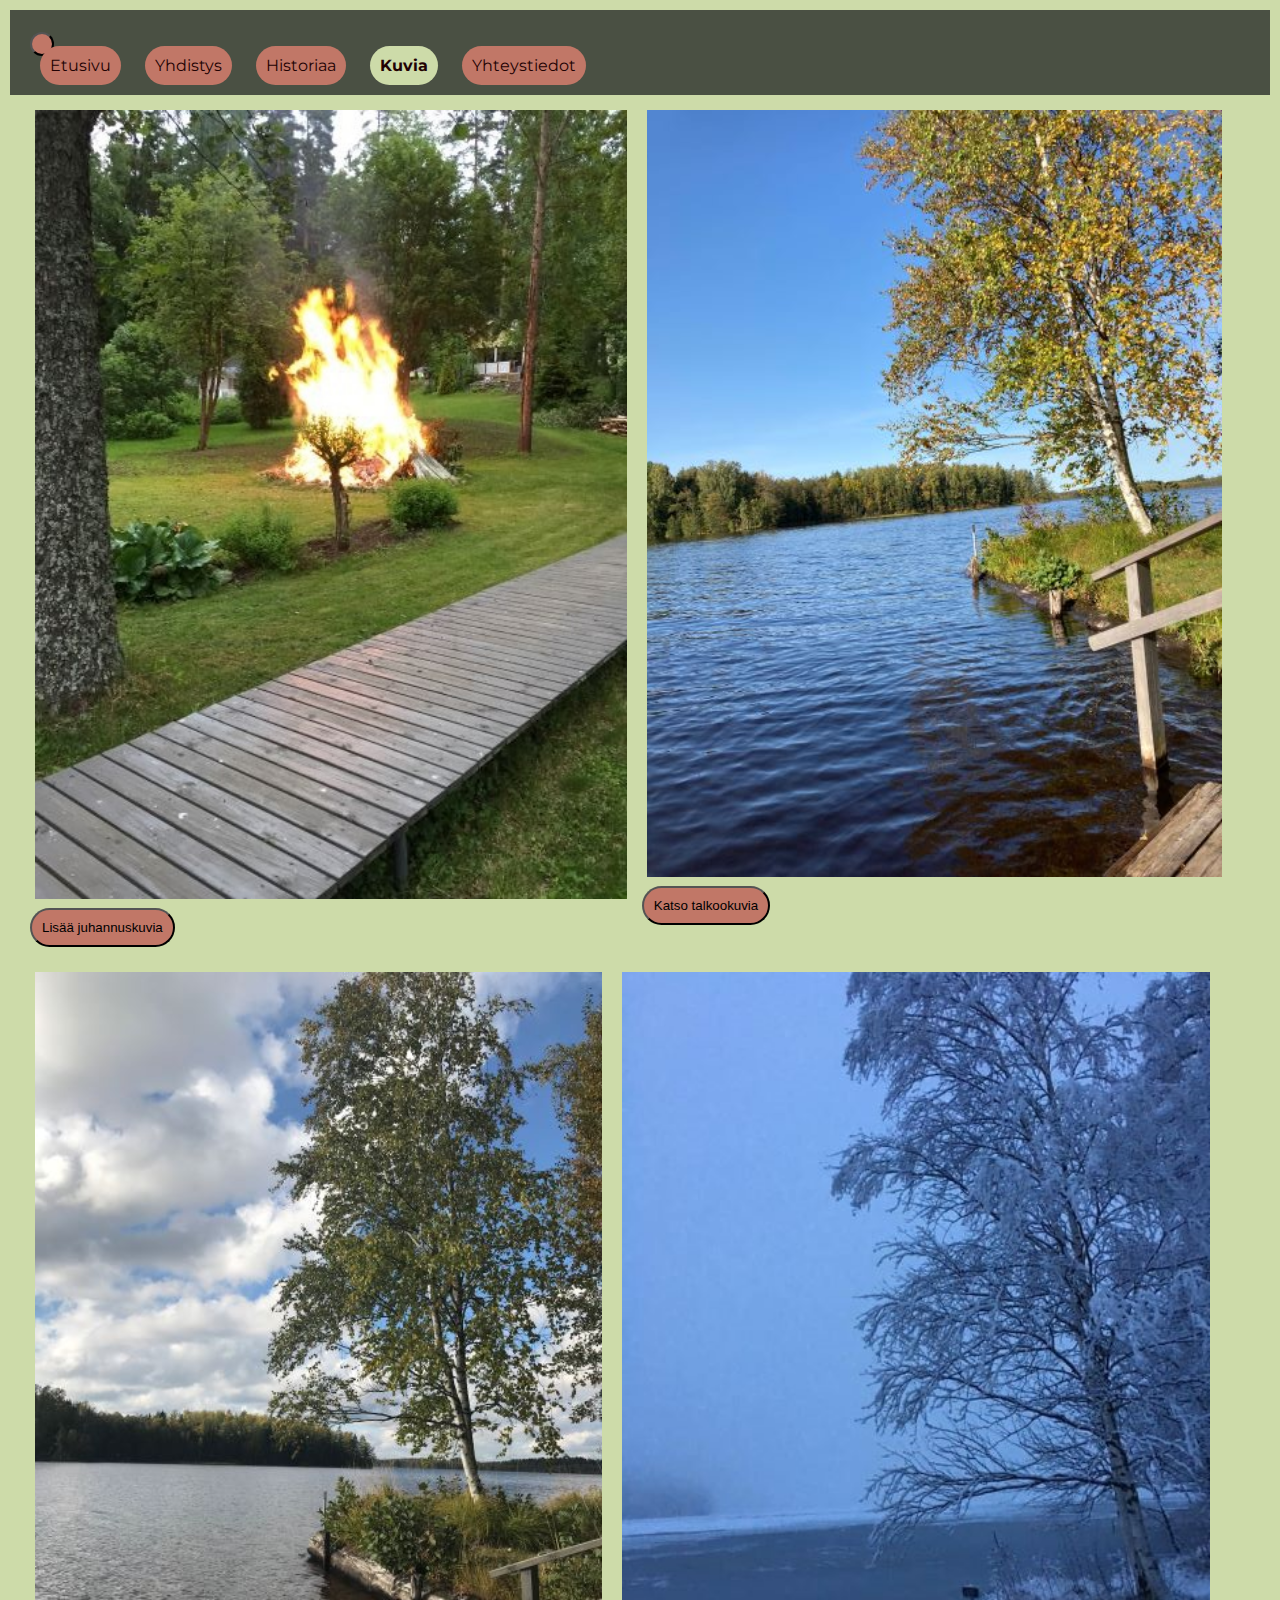
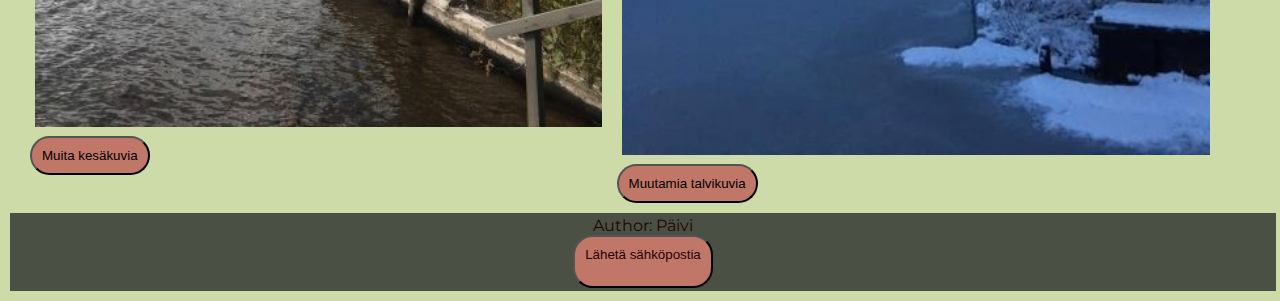
<file: kuvia.html>
<!doctype html> 


<html lang="en">

    <head>
	<meta charset="utf-8"> 
	
	<link rel="stylesheet" href="https://cdn.jsdelivr.net/npm/bootstrap@4.6.0/dist/css/bootstrap.min.css" integrity="sha384-B0vP5xmATw1+K9KRQjQERJvTumQW0nPEzvF6L/Z6nronJ3oUOFUFpCjEUQouq2+l" crossorigin="anonymous">
	<link href="https://cdn.jsdelivr.net/npm/bootstrap@5.0.0-beta3/dist/css/bootstrap.min.css" rel="stylesheet" integrity="sha384-eOJMYsd53ii+scO/bJGFsiCZc+5NDVN2yr8+0RDqr0Ql0h+rP48ckxlpbzKgwra6" crossorigin="anonymous">

	<link rel="stylesheet" type="text/css" href="tyylit.css">
	<link href="https://coolors.co/c17767-4a5043-b6cee2-cddba9-210203 rel="stylesheet" type="text/css">
		
	<link href="https://fonts.googleapis.com/css2?family=Spectral:wght@600&display=swap" rel="stylesheet">
	<link rel="preconnect" href="https://fonts.gstatic.com">
	<link href="https://fonts.googleapis.com/css2?family=Montserrat&family=Spectral:wght@600&display=swap" rel="stylesheet">	
	
	
	<title>Kuvia</title>
		
	</head> 
	

<body> 
	<nav class="navbar navbar-expand-md navbar-dark sticky-top" >

			<button class="navbar-toggler" type="button" data-toggle="collapse" data-target="#navcollapse" aria-controls="navcollapse"
						aria-expanded="false" aria-label="Toggle Navigation">
						<span class="navbar-toggler-icon"></span>
			</button>
		
		<div id="hamburger-wrapper" class="ml-5 ml-md-0">
		
			<div class="container-fluid">

				<ul class="nav">
				
					<li><a class="nav-link" href="index.html">Etusivu</a></li>
					<li><a class="nav-link" href="kakkossivu.html" target="_blank">Yhdistys</a></li>
					
					<li> <a class="nav-link" href="historiaa.html">Historiaa</a></li>
					<li> <a class="nav-link active" href="kuvia.html">Kuvia</a></li>
					<li> <a class="nav-link" href="lomake.html">Yhteystiedot</a></li>
					
				</ul>
			</div>	
		</div>
	</nav>			
		
	<div id="page-container">
	
		<div class="container col-md-6 col-lg-3">
				<img class="thumbnale" src="thumbs_juhannus1.jpg" alt="Juhannus">
				<button class="navbar-toggler" type="button"  
				<a href="ylimääräinen.html" target="_blank">Lisää juhannuskuvia</button> </a>
		</div>
	
		
		
		<div class="container col-md-6 col-lg-3">
				<img class="thumbnale" src="thumbs_talkoot2.jpg" alt="Talkoot">
				<button class="navbar-toggler" type="button" 
				<a href="ylimääräinen.html" target="_blank">Katso talkookuvia </button>
		</div>
		
		<div class="container col-md-6 col-lg-3">
				<img class="thumbnale" src="thumbs_kesa1.jpg" alt="Kesä">
				<button class="navbar-toggler" type="button"  
				<a href="ylimääräinen.html" target="_blank">Muita kesäkuvia </button> </a>
		</div>
		
		<div class="container col-md-6 col-lg-3">
				<img class="thumbnale" src="thumbs_talvi.jpg" alt="Talvi">
				<button class="navbar-toggler" type="button"  
				<a href="ylimääräinen.html" target="_blank">Muutamia talvikuvia </button>
		
		</div>	

	</div>
	
	<footer>
			<div> Author: Päivi<br>
			</div>
		<a href="https://login.microsoftonline.com/" target="_blank" > <button>Lähetä sähköpostia</a> </p> </button>
	</footer>	

<script src="https://code.jquery.com/jquery-3.4.1.slim.min.js" integrity="sha384-J6qa4849blE2+poT4WnyKhv5vZF5SrPo0iEjwBvKU7imGFAV0wwj1yYfoRSJoZ+n" crossorigin="anonymous"></script>
<script src="https://cdn.jsdelivr.net/npm/popper.js@1.16.0/dist/umd/popper.min.js" integrity="sha384-Q6E9RHvbIyZFJoft+2mJbHaEWldlvI9IOYy5n3zV9zzTtmI3UksdQRVvoxMfooAo" crossorigin="anonymous"></script>
<script src="https://stackpath.bootstrapcdn.com/bootstrap/4.4.1/js/bootstrap.min.js" integrity="sha384-wfSDF2E50Y2D1uUdj0O3uMBJnjuUD4Ih7YwaYd1iqfktj0Uod8GCExl3Og8ifwB6" crossorigin="anonymous"></script>	
   
	
</body>
</html
</file>
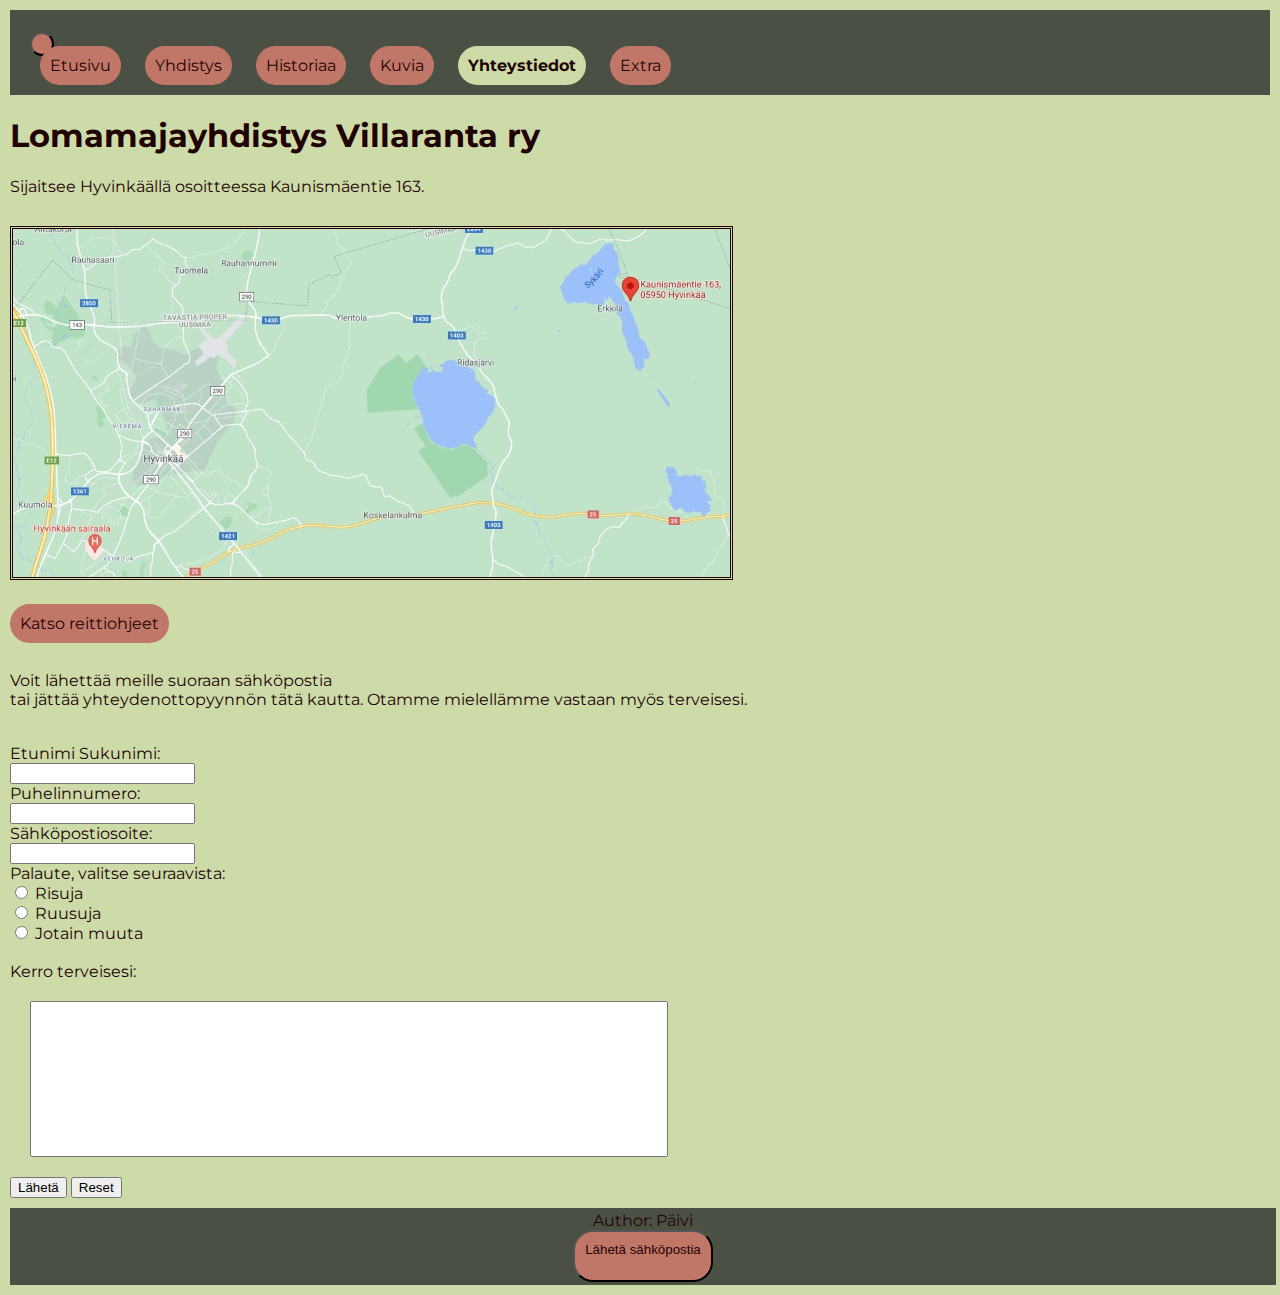
<file: lomake.html>
<!doctype html> 


<html lang="en">

    <head>
	<meta charset="utf-8"> 
	
	<link rel="stylesheet" href="https://cdn.jsdelivr.net/npm/bootstrap@4.6.0/dist/css/bootstrap.min.css" integrity="sha384-B0vP5xmATw1+K9KRQjQERJvTumQW0nPEzvF6L/Z6nronJ3oUOFUFpCjEUQouq2+l" crossorigin="anonymous">
	<link href="https://cdn.jsdelivr.net/npm/bootstrap@5.0.0-beta3/dist/css/bootstrap.min.css" rel="stylesheet" integrity="sha384-eOJMYsd53ii+scO/bJGFsiCZc+5NDVN2yr8+0RDqr0Ql0h+rP48ckxlpbzKgwra6" crossorigin="anonymous">

	<link rel="stylesheet" type="text/css" href="tyylit.css">
	<link href="https://coolors.co/c17767-4a5043-b6cee2-cddba9-210203 rel="stylesheet" type="text/css">
		
	<link href="https://fonts.googleapis.com/css2?family=Spectral:wght@600&display=swap" rel="stylesheet">
	<link rel="preconnect" href="https://fonts.gstatic.com">
	<link href="https://fonts.googleapis.com/css2?family=Montserrat&family=Spectral:wght@600&display=swap" rel="stylesheet">	
	
	

	
	<title>Ota yhteyttä</title>
		
	</head> 
	

	<body> 
	<nav class="navbar navbar-expand-md navbar-dark sticky-top" >

			<button class="navbar-toggler" type="button" data-toggle="collapse" data-target="#navcollapse" aria-controls="navcollapse"
						aria-expanded="false" aria-label="Toggle Navigation">
				<span class="navbar-toggler-icon"></span>
			</button>
			
		<div id="hamburger-wrapper" class="ml-5 ml-md-0">
			<div class="container-fluid">

				<ul class="nav">
					
					<li><a class="nav-link" href="index.html">Etusivu</a></li>
					<li><a class="nav-link" href="kakkossivu.html" target="_blank">Yhdistys</a></li>
					
					<li> <a class="nav-link" href="historiaa.html">Historiaa</a></li>
					<li> <a class="nav-link" href="kuvia.html">Kuvia</a></li>
					<li> <a class="nav-link active" href="lomake.html">Yhteystiedot</a></li>
					<li> <a class="nav-link" href="extra.html" target="_blank" >Extra</a></li>
				</ul>
			</div>	
		</div>
	</nav>	

	<div id="page-container2">
	
		
		<div class="row">
			
			<h1>Lomamajayhdistys Villaranta ry</h1>
				<p class="sijainti"> Sijaitsee Hyvinkäällä osoitteessa Kaunismäentie 163. <br> 
					
					<img class="karttakuva" src="kartta.jpg" alt="karttakuva"> <br>
				
					<a class="link" href="https://www.google.fi/maps/place/Kaunism%C3%A4entie+163,+05950+Hyvink%C3%A4%C3%A4/@60.667327,24.9787732,11.75z/data=!4m5!3m4!1s0x468e1acdd0e631bf:0xb19118b15e984eb5!8m2!3d60.6641108!4d25.0628578" 
					target="_blank" >Katso reittiohjeet</a><br>
					
					<br>
					<br>
					Voit lähettää meille suoraan sähköpostia <br> tai jättää yhteydenottopyynnön tätä kautta. Otamme mielellämme vastaan myös terveisesi.<br>
					<br>
					
				</p>
				
			<form action="/action_page.php" method="get">
				  <label for="fname">Etunimi Sukunimi:</label><br>
				  <input type="text" id="fname" name="fname"><br>
				  <label for="lname">Puhelinnumero:</label><br>
				  <input type="text" id="lname" name="lname"><br>
				  <label for="lname">Sähköpostiosoite:</label><br>
				  <input type="text" id="lname" name="lname"><br>
				  
				<label for="lname">Palaute, valitse seuraavista:</label><br>
				<input type="radio" id="risuja" name="palaute" value="negatiivinen">
					
					<label for="risuja">Risuja</label><br>
						<input type="radio" id="ruusuja" name="palaute" value="positiivinen">
					
					<label for="ruusuja">Ruusuja</label><br>
						<input type="radio" id="other" name="palaute" value="muu">
						
					<label for="other">Jotain muuta</label><br><br>
												
					<label for="text">Kerro terveisesi:</label><br>
						<input type="textarea" id="textarea" ><br>					 
				
									    
				  <input type="submit" value="Lähetä">
					<input type="reset">
			</form>			
			
		</div>
	</div>

</div>

	<footer>
  		  <div> Author: Päivi<br>
		  </div>
		<a href="https://login.microsoftonline.com/" target="_blank" > <button>Lähetä sähköpostia</a> </p> </button>
	</footer>
		
<script src="https://code.jquery.com/jquery-3.4.1.slim.min.js" integrity="sha384-J6qa4849blE2+poT4WnyKhv5vZF5SrPo0iEjwBvKU7imGFAV0wwj1yYfoRSJoZ+n" crossorigin="anonymous"></script>
<script src="https://cdn.jsdelivr.net/npm/popper.js@1.16.0/dist/umd/popper.min.js" integrity="sha384-Q6E9RHvbIyZFJoft+2mJbHaEWldlvI9IOYy5n3zV9zzTtmI3UksdQRVvoxMfooAo" crossorigin="anonymous"></script>
<script src="https://stackpath.bootstrapcdn.com/bootstrap/4.4.1/js/bootstrap.min.js" integrity="sha384-wfSDF2E50Y2D1uUdj0O3uMBJnjuUD4Ih7YwaYd1iqfktj0Uod8GCExl3Og8ifwB6" crossorigin="anonymous"></script>	
   
		
	
		
    </body>
</html>
</file>
<file: tyylit.css>
https://coolors.co/c17767-4a5043-b6cee2-cddba9-210203
kupari c17767
tummempi vihreä 4a5043
vaalsin b6cee2
vaalvihr cddba9
mustaruskea 210203



img {
  max-width: 100%;
    height: auto;
}

.etusivukuva {
	width: 100%;
}

.navbar{
	padding: 20px;
	background-color: #4a5043;
}

.nav-link {
	padding: 10px;
	
}


ul {
	list-style-type: none;
	margin: 0;
	padding: 0px;
	} 
	
li {
	display: inline;
	}
	
li {
	margin: 10px;
	}
	
li .active {
  background-color: #cddba9;
  color: #210203;
  font-weight: bold;
}

h1	h2{
	font-family: "Spectral", serif;
	color: #210203;
	margin: 10px;
}

body { background-color: #cddba9; color: #210203; margin: 10px
	}

p{
	text-align: justify;	
	}

a {
	  text-decoration: none;
	  color: #210203;
	  background-color: #c17767;
	  border-radius: 25px;
	  
 }

div	 {
		
	font-family: "Montserrat", sans-serif;
	}
	
font-family: href="https://www.fontpair.co/fonts/spectral 

body {
	font-family: "spectral";
		
	}
		
	
footer {
  text-align: center;
  padding: 3px;
  background-color: #4a5043;
  width: 100%;
	}
	
button {
	background-color: #c17767;
	border-radius: 20px;
	padding: 10px;
	
	}	
	
/*	
#page-container2 {
	display: flex;
	flex-wrap: wrap;
	text-align: center;
	margin: 50px;
}
*/	
	
#page-container {
	display: flex;
	flex-wrap: wrap;
	padding-left:10px;
	padding-right:10px;
	
}

.container {
	padding: 10px;
		}
	
.thumbnale {
	padding: 5px;
	width: 100%;
}
	
main {
	width: 70%;
	margin: 10px;
}

.aside{

  width: 30%
  /*position: fixed; /* Fixed Sidebar (stay in place on scroll) */
  z-index: 1; /* Stay on top */
  top: 0; /* Stay at the top */
  left: 0;
  background-color: #4a5043;
  overflow-x: hidden; /* Disable horizontal scroll */
  padding-top: 20px;
}

@media only screen and  (max-width: 600px) {
	main {width: 100%;}
	.aside {width: 100%;}
}

#textarea {
  width: 50%;
  height: 150px;
  margin: 20px;
   
}
/*
.sijainti {
	text-align:center;
}
*/
	
.kasvot {
	filter: blur(10px)
}

.aloituskuva {
	background: url(aloituskuva.jpg);
	background-size: cover;
	background-position: center;
	padding: 10px;
	height: 400px;
	display: flex;
	justify-content: center;
	align-items: left;
	
}
.otsikko {
	text-decoration:bold;
}

form {
	margin-bottom: 10px;
}

.link {
	padding: 10px;
}
.karttakuva {
	border-style: double;
	margin: 30px;
	margin-left: 0;
}
</file>
